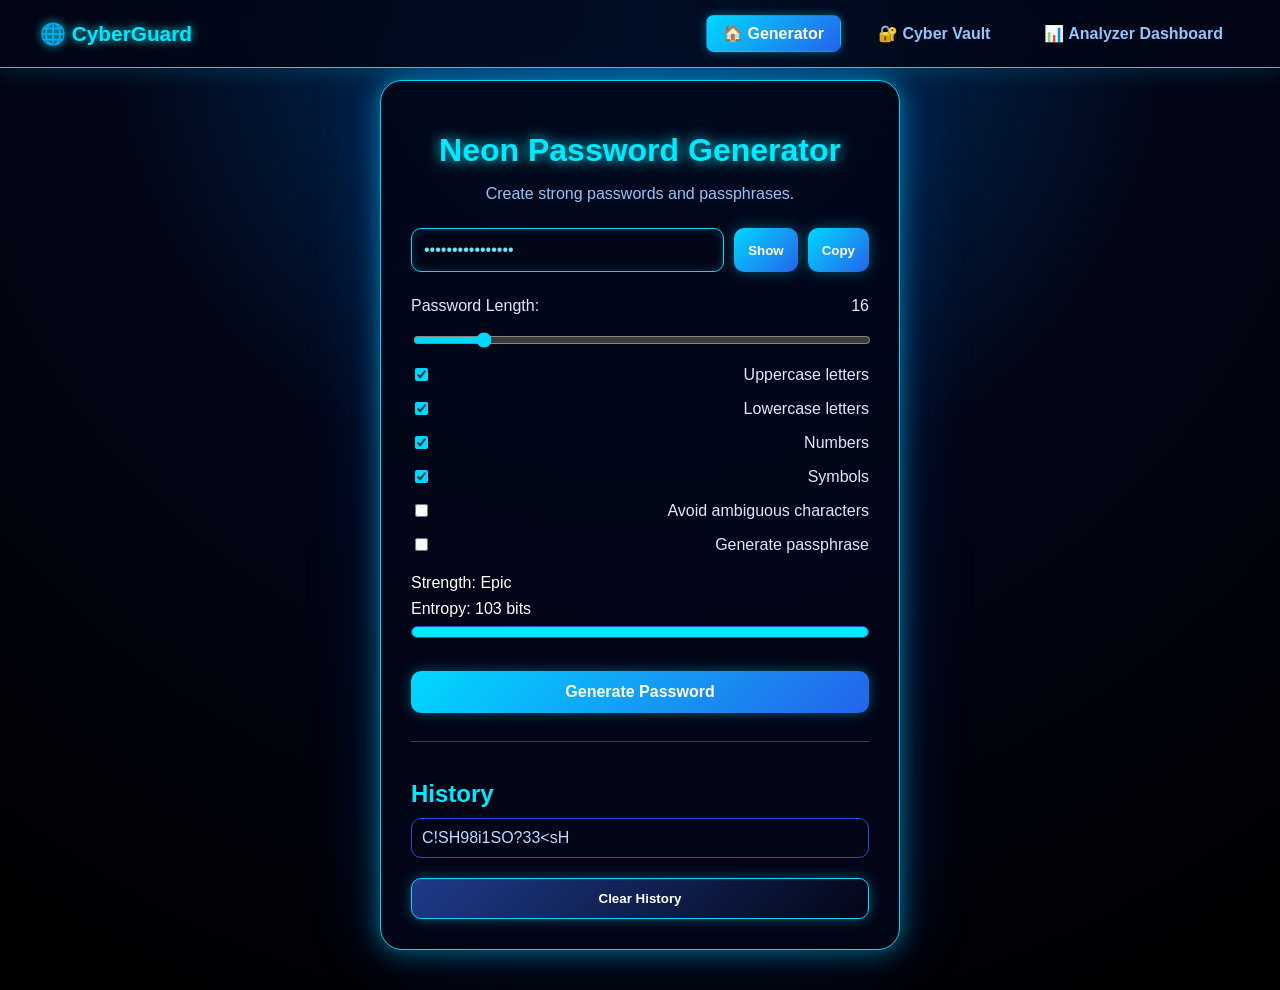
<file: homepage/index.html>
<!DOCTYPE html>
<html lang="en">
<head>
  <meta charset="UTF-8">
  <meta name="viewport" content="width=device-width, initial-scale=1.0">
  <title>Neon Password Generator</title>
  <link rel="stylesheet" href="./style.css">
</head>
<body>

  <header class="app-header">
    <div class="logo">🌐 CyberGuard</div>
    <nav class="nav-links">
      <a href="index.html" class="active">🏠 Generator</a>
      <a href="vault.html">🔐 Cyber Vault</a>
      <a href="password-analyzer.html">📊 Analyzer Dashboard</a>
    </nav>
  </header>

  <main class="container">
    <h1>Neon Password Generator</h1>
    <p class="subtitle">Create strong passwords and passphrases.</p>

    <div class="password-box">
      <input type="password" id="password" readonly>
      <button id="toggleBtn">Show</button>
      <button id="copyBtn">Copy</button>
    </div>

    <div class="options">
      <label>Password Length: <span id="lengthValue">16</span></label>
      <input type="range" id="length" min="8" max="64" value="16">

      <label><input type="checkbox" id="uppercase" checked> Uppercase letters</label>
      <label><input type="checkbox" id="lowercase" checked> Lowercase letters</label>
      <label><input type="checkbox" id="numbers" checked> Numbers</label>
      <label><input type="checkbox" id="symbols" checked> Symbols</label>
      <label><input type="checkbox" id="avoidAmbiguous"> Avoid ambiguous characters</label>
      <label><input type="checkbox" id="passphrase"> Generate passphrase</label>
    </div>

    <div class="strength">
      <p>Strength: <span id="strengthText">Strong</span></p>
      <p>Entropy: <span id="entropyText">0 bits</span></p>
      <div class="strength-bar">
        <div id="strengthFill"></div>
      </div>
      <p id="warningText"></p>
    </div>

    <button id="generateBtn" class="generate-btn">Generate Password</button>

    <section class="history-section">
      <h2>History</h2>
      <ul id="historyList"></ul>
      <button id="clearHistoryBtn">Clear History</button>
    </section>
  </main>

  <script src="./script.js"></script>
</body>
</html>
</file>
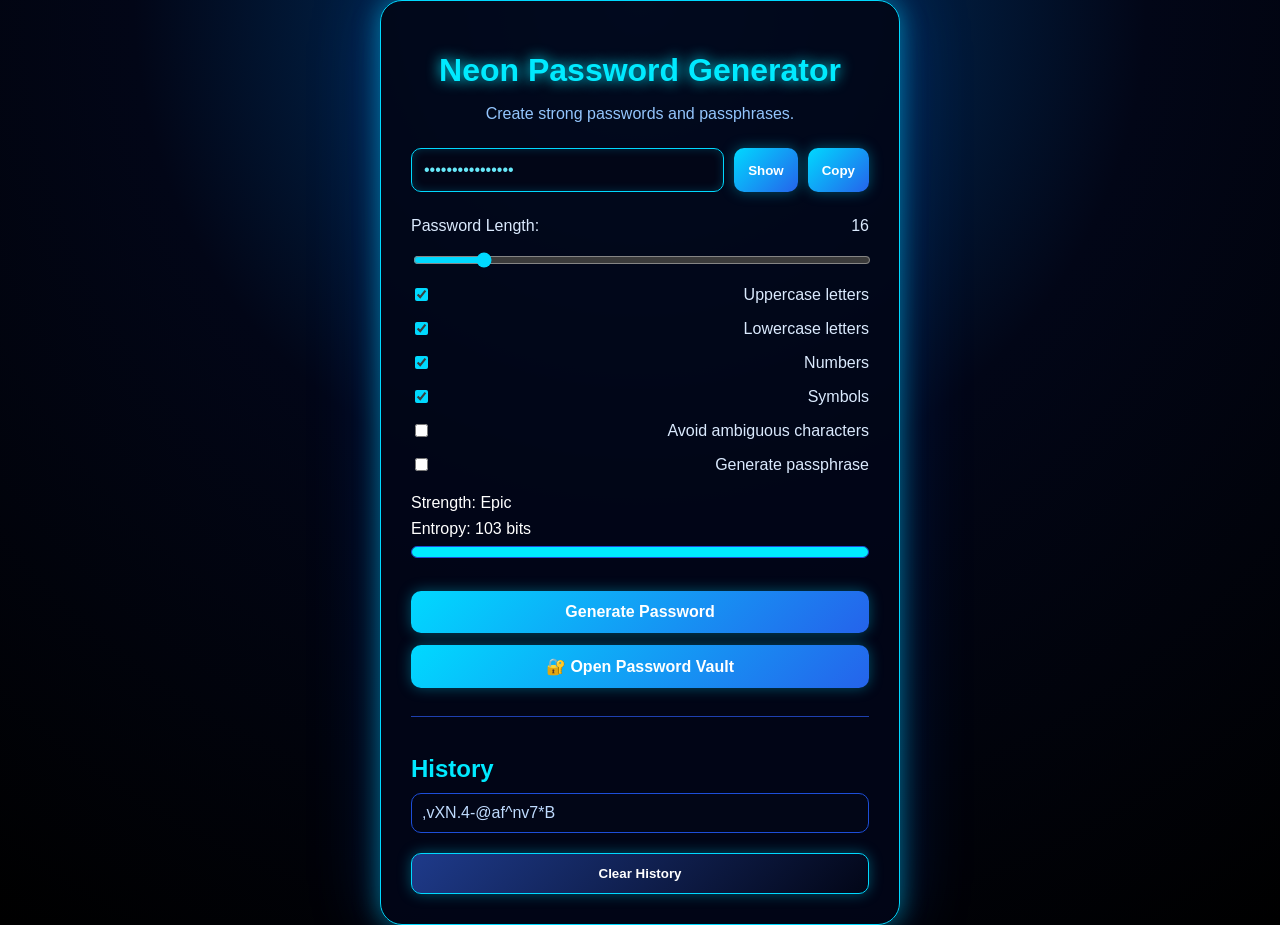
<file: Password-Analyzer-main/v4/index.html>
<!DOCTYPE html>
<html lang="en">
<head>
  <meta charset="UTF-8">
  <meta name="viewport" content="width=device-width, initial-scale=1.0">
  <title>Neon Password Generator</title>
  <link rel="stylesheet" href="style.css">
</head>

<body>

  <main class="container">

    <h1>Neon Password Generator</h1>
    <p class="subtitle">
      Create strong passwords and passphrases.
    </p>


    <div class="password-box">

      <input
        type="password"
        id="password"
        readonly
      >

      <button id="toggleBtn">
        Show
      </button>

      <button id="copyBtn">
        Copy
      </button>

    </div>



    <div class="options">

      <label>
        Password Length:
        <span id="lengthValue">16</span>
      </label>

      <input
        type="range"
        id="length"
        min="8"
        max="64"
        value="16"
      >


      <label>
        <input
          type="checkbox"
          id="uppercase"
          checked
        >
        Uppercase letters
      </label>


      <label>
        <input
          type="checkbox"
          id="lowercase"
          checked
        >
        Lowercase letters
      </label>


      <label>
        <input
          type="checkbox"
          id="numbers"
          checked
        >
        Numbers
      </label>


      <label>
        <input
          type="checkbox"
          id="symbols"
          checked
        >
        Symbols
      </label>


      <label>
        <input
          type="checkbox"
          id="avoidAmbiguous"
        >
        Avoid ambiguous characters
      </label>


      <label>
        <input
          type="checkbox"
          id="passphrase"
        >
        Generate passphrase
      </label>

    </div>



    <div class="strength">

      <p>
        Strength:
        <span id="strengthText">
          Strong
        </span>
      </p>


      <p>
        Entropy:
        <span id="entropyText">
          0 bits
        </span>
      </p>


      <div class="strength-bar">
        <div id="strengthFill"></div>
      </div>


      <p id="warningText"></p>

    </div>



    <button
      id="generateBtn"
      class="generate-btn"
    >
      Generate Password
    </button>



    <!-- NEW PASSWORD VAULT BUTTON -->

    <a
      href="vault.html"
      style="text-decoration:none;"
    >

      <button
        class="generate-btn"
        style="margin-top:12px;"
      >

        🔐 Open Password Vault

      </button>

    </a>



    <section class="history-section">

      <h2>
        History
      </h2>

      <ul id="historyList"></ul>


      <button id="clearHistoryBtn">

        Clear History

      </button>

    </section>


  </main>


  <script src="script.js"></script>

</body>
</html>
</file>
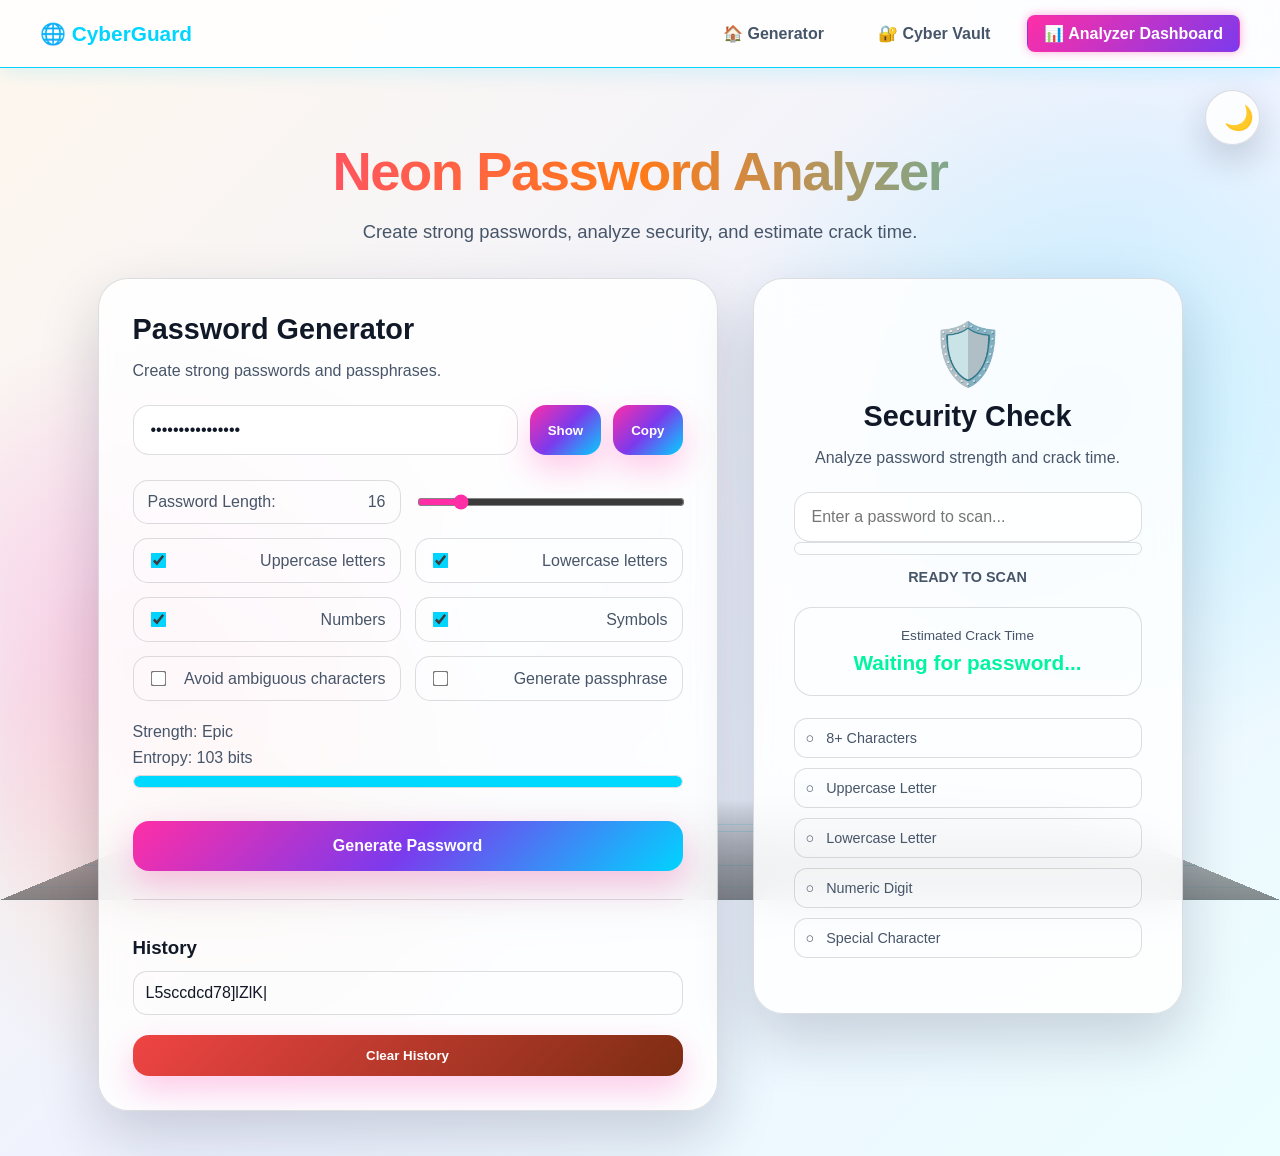
<file: homepage/password-analyzer.html>
<!DOCTYPE html>
<html lang="en">
<head>
  <meta charset="UTF-8">
  <meta name="viewport" content="width=device-width, initial-scale=1.0">
  <title>Neon Password Analyzer</title>
  <link rel="stylesheet" href="./password-analyzer.css">
</head>
<body>

  <header class="app-header">
    <div class="logo">🌐 CyberGuard</div>
    <nav class="nav-links">
      <a href="index.html">🏠 Generator</a>
      <a href="vault.html">🔐 Cyber Vault</a>
      <a href="password-analyzer.html" class="active">📊 Analyzer Dashboard</a>
    </nav>
  </header>

  <button id="themeToggleBtn" class="theme-toggle">🌙</button>

  <main class="page-wrapper">
    <section class="hero">
      <h1>Neon Password Analyzer</h1>
      <p>Create strong passwords, analyze security, and estimate crack time.</p>
    </section>

    <section class="tools-grid">
      <div class="card generator-card">
        <h2>Password Generator</h2>
        <p class="subtitle">Create strong passwords and passphrases.</p>

        <div class="password-box">
          <input type="password" id="generatedPassword" readonly>
          <button id="showGeneratedBtn">Show</button>
          <button id="copyGeneratedBtn">Copy</button>
        </div>

        <div class="options">
          <label>Password Length: <span id="lengthValue">16</span></label>
          <input type="range" id="length" min="8" max="64" value="16">

          <label><input type="checkbox" id="uppercase" checked> Uppercase letters</label>
          <label><input type="checkbox" id="lowercase" checked> Lowercase letters</label>
          <label><input type="checkbox" id="numbers" checked> Numbers</label>
          <label><input type="checkbox" id="symbols" checked> Symbols</label>
          <label><input type="checkbox" id="avoidAmbiguous"> Avoid ambiguous characters</label>
          <label><input type="checkbox" id="passphrase"> Generate passphrase</label>
        </div>

        <div class="strength">
          <p>Strength: <span id="generatorStrengthText">Strong</span></p>
          <p>Entropy: <span id="entropyText">0 bits</span></p>
          <div class="strength-bar">
            <div id="generatorStrengthFill"></div>
          </div>
          <p id="warningText"></p>
        </div>

        <button id="generateBtn" class="main-btn">Generate Password</button>

        <section class="history-section">
          <h3>History</h3>
          <ul id="historyList"></ul>
          <button id="clearHistoryBtn">Clear History</button>
        </section>
      </div>

      <div class="card checker-card">
        <div class="shield-icon">🛡️</div>
        <h2>Security Check</h2>
        <p class="subtitle">Analyze password strength and crack time.</p>

        <input type="password" id="checkPassword" placeholder="Enter a password to scan...">

        <div class="strength-bar">
          <div id="checkerStrengthFill" class="strength-fill"></div>
        </div>
        <div id="strengthLabel" class="label">Ready to Scan</div>

        <div class="crack-box">
          <p>Estimated Crack Time</p>
          <h3 id="crackTime">Waiting for password...</h3>
        </div>

        <ul class="requirements">
          <li id="charLen">8+ Characters</li>
          <li id="hasUpper">Uppercase Letter</li>
          <li id="hasLower">Lowercase Letter</li>
          <li id="hasNum">Numeric Digit</li>
          <li id="hasSpec">Special Character</li>
        </ul>
      </div>
    </section>
  </main>

  <script src="./password-analyzer.js"></script>
</body>
</html>
</file>
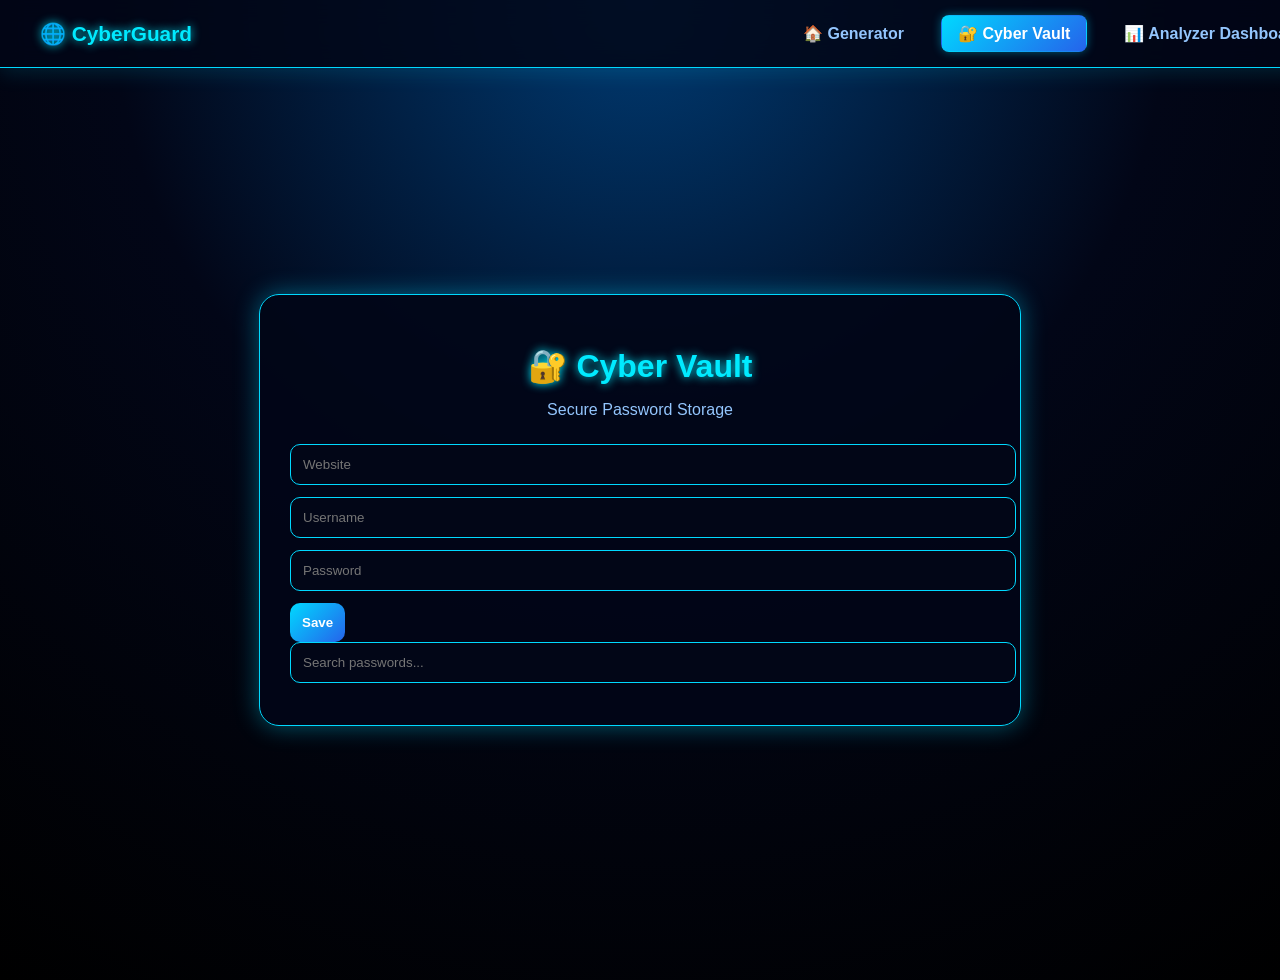
<file: homepage/vault.html>
<!DOCTYPE html>
<html lang="en">
<head>
  <meta charset="UTF-8">
  <title>Password Vault</title>
  <link rel="stylesheet" href="./vault.css">
</head>
<body>

  <header class="app-header">
    <div class="logo">🌐 CyberGuard</div>
    <nav class="nav-links">
      <a href="index.html">🏠 Generator</a>
      <a href="vault.html" class="active">🔐 Cyber Vault</a>
      <a href="password-analyzer.html">📊 Analyzer Dashboard</a>
    </nav>
  </header>

  <div class="container">
    <h1>🔐 Cyber Vault</h1>
    <p class="subtitle">Secure Password Storage</p>

    <div class="add-section">
      <input id="site" placeholder="Website" />
      <input id="username" placeholder="Username" />
      <input id="vaultPassword" type="password" placeholder="Password" />
      <button id="saveBtn">Save</button>
    </div>

    <input id="search" placeholder="Search passwords...">

    <div id="vaultList"></div>
  </div>

  <script src="./vault.js"></script>
</body>
</html>
</file>
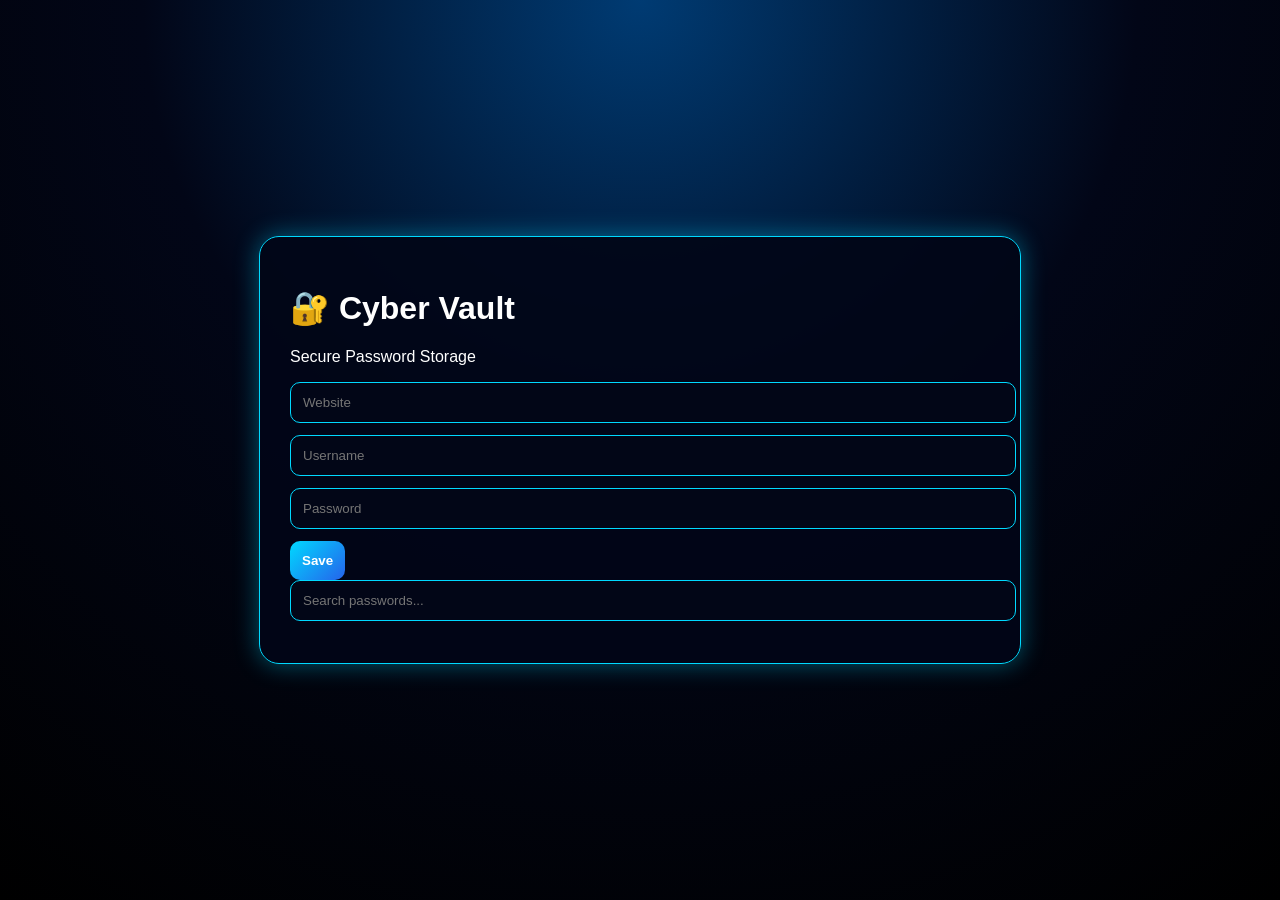
<file: Password-Analyzer-main/final/vault.html>
<!DOCTYPE html>
<html>
<head>
<meta charset="UTF-8">
<title>Password Vault</title>
<link rel="stylesheet" href="vault.css">
</head>

<body>

<div class="container">

<h1>🔐 Cyber Vault</h1>
<p class="subtitle">Secure Password Storage</p>

<div class="add-section">

<input
id="site"
placeholder="Website"
/>

<input
id="username"
placeholder="Username"
/>

<input
id="vaultPassword"
type="password"
placeholder="Password"
/>

<button id="saveBtn">
Save
</button>

</div>


<input
id="search"
placeholder="Search passwords..."
>


<div id="vaultList"></div>

</div>

<script src="vault.js"></script>

</body>
</html>
</file>
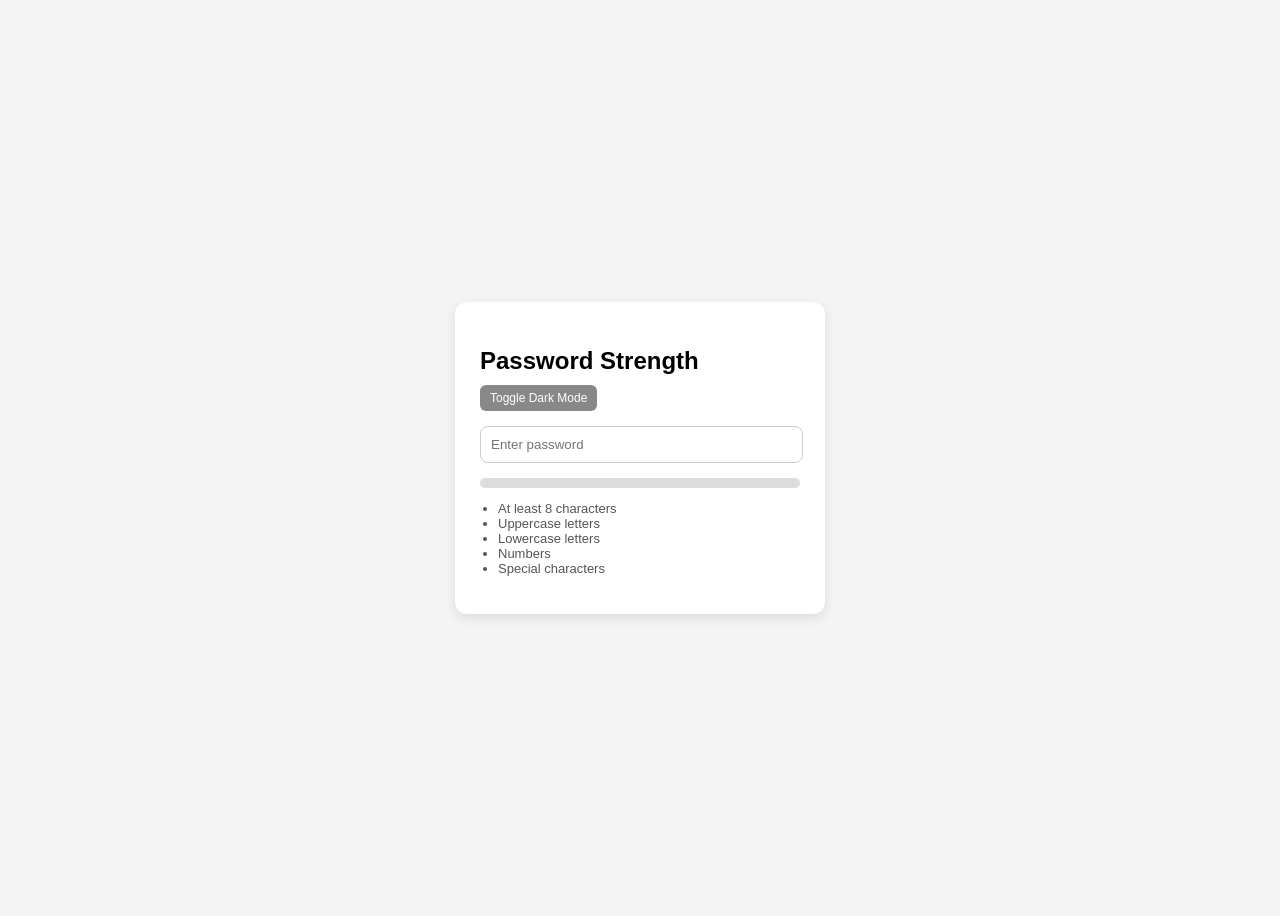
<file: Password-Analyzer-main/v1/ui-with-darkmode.html>
<!DOCTYPE html>
<html lang="en">
<head>
  <meta charset="UTF-8">
  <title>Password Strength Checker</title>
  <style>
    :root {
      --bg: #f4f4f4;
      --card: #ffffff;
      --text: #000000;
      --subtext: #555;
      --border: #ccc;
    }

    body.dark {
      --bg: #121212;
      --card: #1e1e1e;
      --text: #ffffff;
      --subtext: #aaa;
      --border: #444;
    }

    body {
      font-family: Arial, sans-serif;
      background: var(--bg);
      color: var(--text);
      display: flex;
      justify-content: center;
      align-items: center;
      height: 100vh;
      transition: background 0.3s, color 0.3s;
    }

    .container {
      background: var(--card);
      padding: 25px;
      border-radius: 12px;
      width: 320px;
      box-shadow: 0 4px 12px rgba(0,0,0,0.1);
      transition: background 0.3s;
    }

    h2 {
      margin-bottom: 10px;
    }

    .toggle-btn {
      margin-bottom: 15px;
      padding: 6px 10px;
      border: none;
      border-radius: 6px;
      cursor: pointer;
      background: #888;
      color: white;
      font-size: 12px;
    }

    input {
      width: 94%;
      padding: 10px;
      margin-bottom: 15px;
      border-radius: 8px;
      border: 1px solid var(--border);
      background: transparent;
      color: var(--text);
    }

    .strength-bar {
      height: 10px;
      border-radius: 5px;
      background: #ddd;
      overflow: hidden;
      margin-bottom: 10px;
    }

    body.dark .strength-bar {
      background: #333;
    }

    .strength-fill {
      height: 100%;
      width: 0%;
      transition: width 0.3s ease;
    }

    .label {
      font-size: 14px;
      margin-bottom: 10px;
    }

    ul {
      font-size: 13px;
      color: var(--subtext);
      padding-left: 18px;
    }

    .weak { background: red; }
    .moderate { background: orange; }
    .strong { background: green; }
  </style>
</head>
<body>

<div class="container">
  <h2>Password Strength</h2>
  <button class="toggle-btn" id="toggleTheme">Toggle Dark Mode</button>

  <input type="password" id="password" placeholder="Enter password">

  <div class="strength-bar">
    <div id="strengthFill" class="strength-fill"></div>
  </div>

  <div id="strengthLabel" class="label"></div>

  <ul>
    <li>At least 8 characters</li>
    <li>Uppercase letters</li>
    <li>Lowercase letters</li>
    <li>Numbers</li>
    <li>Special characters</li>
  </ul>
</div>

<script>
  const passwordInput = document.getElementById("password");
  const strengthFill = document.getElementById("strengthFill");
  const strengthLabel = document.getElementById("strengthLabel");
  const toggleBtn = document.getElementById("toggleTheme");

  // Load saved theme
  if (localStorage.getItem("theme") === "dark") {
    document.body.classList.add("dark");
  }

  toggleBtn.addEventListener("click", () => {
    document.body.classList.toggle("dark");

    if (document.body.classList.contains("dark")) {
      localStorage.setItem("theme", "dark");
    } else {
      localStorage.setItem("theme", "light");
    }
  });

  passwordInput.addEventListener("input", () => {
    const password = passwordInput.value;
    let score = 0;

    if (password.length >= 8) score++;
    if (/[A-Z]/.test(password)) score++;
    if (/[a-z]/.test(password)) score++;
    if (/[0-9]/.test(password)) score++;
    if (/[^A-Za-z0-9]/.test(password)) score++;

    const strengthPercent = (score / 5) * 100;
    strengthFill.style.width = strengthPercent + "%";

    strengthFill.className = "strength-fill";

    if (score === 0) {
      strengthLabel.textContent = "";
    } else if (score <= 2) {
      strengthFill.classList.add("weak");
      strengthLabel.textContent = "Weak";
    } else if (score <= 4) {
      strengthFill.classList.add("moderate");
      strengthLabel.textContent = "Moderate";
    } else {
      strengthFill.classList.add("strong");
      strengthLabel.textContent = "Strong";
    }
  });
</script>

</body>
</html>
</file>
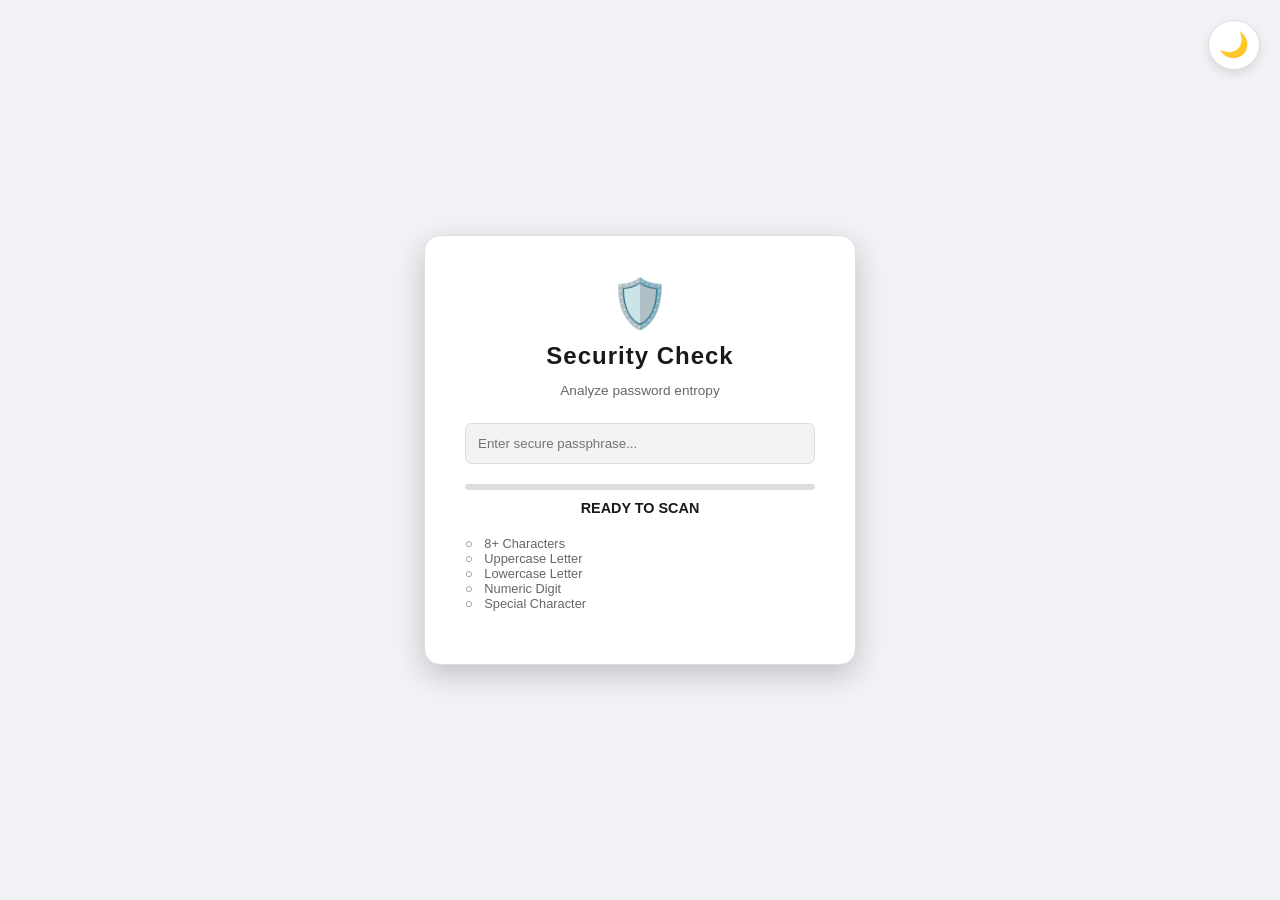
<file: Password-Analyzer-main/v2/password-html.html>
<!DOCTYPE html>
<html lang="en">
<head>
  <meta charset="UTF-8">
  <meta name="viewport" content="width=device-width, initial-scale=1.0">
  <title>CyberGuard | Password Vault</title>
  <link rel="stylesheet" href="password-css.css">
</head>
<body>

  <button id="toggleTheme" class="theme-toggle">🌙</button>

  <div class="container">
    <div class="shield-icon">🛡️</div>
    <h2>Security Check</h2>
    <p class="subtitle">Analyze password entropy</p>

    <input type="password" id="password" placeholder="Enter secure passphrase...">

    <div class="strength-bar">
      <div id="strengthFill" class="strength-fill"></div>
    </div>

    <div id="strengthLabel" class="label">Ready to Scan</div>

    <ul class="requirements">
      <li id="char-len">8+ Characters</li>
      <li id="has-upper">Uppercase Letter</li>
      <li id="has-lower">Lowercase Letter</li>
      <li id="has-num">Numeric Digit</li>
      <li id="has-spec">Special Character</li>
    </ul>
  </div>

  <script src="password-javascript.js"></script>
</body>
</html>
</file>
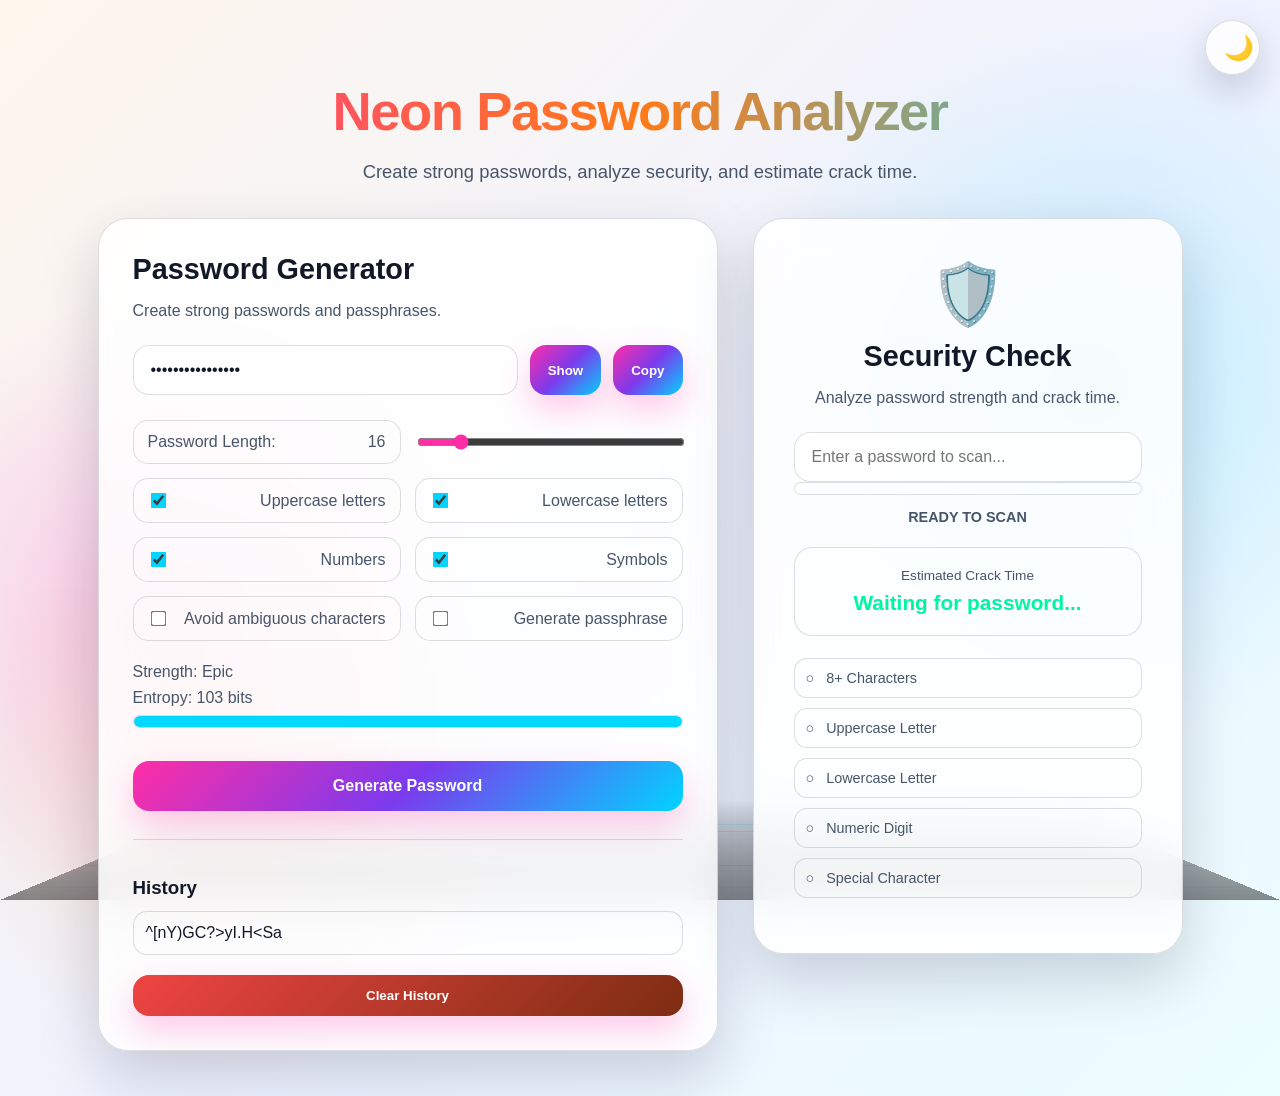
<file: Password-Analyzer-main/v3/password-analyzer.html>
<!DOCTYPE html>
<html lang="en">
<head>
  <meta charset="UTF-8">
  <meta name="viewport" content="width=device-width, initial-scale=1.0">
  <title>Neon Password Analyzer</title>
  <link rel="stylesheet" href="password-analyzer.css">
</head>
<body>

  <button id="themeToggleBtn" class="theme-toggle">🌙</button>

  <main class="page-wrapper">

    <section class="hero">
      <h1>Neon Password Analyzer</h1>
      <p>Create strong passwords, analyze security, and estimate crack time.</p>
    </section>

    <section class="tools-grid">

      <div class="card generator-card">
        <h2>Password Generator</h2>
        <p class="subtitle">Create strong passwords and passphrases.</p>

        <div class="password-box">
          <input type="password" id="generatedPassword" readonly>
          <button id="showGeneratedBtn">Show</button>
          <button id="copyGeneratedBtn">Copy</button>
        </div>

        <div class="options">
          <label>Password Length: <span id="lengthValue">16</span></label>
          <input type="range" id="length" min="8" max="64" value="16">

          <label><input type="checkbox" id="uppercase" checked> Uppercase letters</label>
          <label><input type="checkbox" id="lowercase" checked> Lowercase letters</label>
          <label><input type="checkbox" id="numbers" checked> Numbers</label>
          <label><input type="checkbox" id="symbols" checked> Symbols</label>
          <label><input type="checkbox" id="avoidAmbiguous"> Avoid ambiguous characters</label>
          <label><input type="checkbox" id="passphrase"> Generate passphrase</label>
        </div>

        <div class="strength">
          <p>Strength: <span id="generatorStrengthText">Strong</span></p>
          <p>Entropy: <span id="entropyText">0 bits</span></p>

          <div class="strength-bar">
            <div id="generatorStrengthFill"></div>
          </div>

          <p id="warningText"></p>
        </div>

        <button id="generateBtn" class="main-btn">Generate Password</button>

        <section class="history-section">
          <h3>History</h3>
          <ul id="historyList"></ul>
          <button id="clearHistoryBtn">Clear History</button>
        </section>
      </div>

      <div class="card checker-card">
        <div class="shield-icon">🛡️</div>
        <h2>Security Check</h2>
        <p class="subtitle">Analyze password strength and crack time.</p>

        <input type="password" id="checkPassword" placeholder="Enter a password to scan...">

        <div class="strength-bar">
          <div id="checkerStrengthFill" class="strength-fill"></div>
        </div>

        <div id="strengthLabel" class="label">Ready to Scan</div>

        <div class="crack-box">
          <p>Estimated Crack Time</p>
          <h3 id="crackTime">Waiting for password...</h3>
        </div>

        <ul class="requirements">
          <li id="charLen">8+ Characters</li>
          <li id="hasUpper">Uppercase Letter</li>
          <li id="hasLower">Lowercase Letter</li>
          <li id="hasNum">Numeric Digit</li>
          <li id="hasSpec">Special Character</li>
        </ul>
      </div>

    </section>

  </main>

  <script src="password-analyzer.js"></script>
</body>
</html>
</file>
<file: homepage/style.css>
* {
  box-sizing: border-box;
}

body {
  margin: 0;
  font-family: Arial, sans-serif;
  background: radial-gradient(circle at top, #003b73, #020617 45%, #000000);
  color: white;
  display: flex;
  flex-direction: column;
  justify-content: center;
  align-items: center;
  min-height: 100vh;
  overflow-x: hidden;
  padding-top: 80px; /* Space for the fixed header */
}

/* GLOBAL HEADER NAVIGATION */
.app-header {
  position: fixed;
  top: 0;
  left: 0;
  width: 100%;
  background: rgba(2, 6, 23, 0.85);
  border-bottom: 1px solid #00d9ff;
  backdrop-filter: blur(12px);
  display: flex;
  justify-content: space-between;
  align-items: center;
  padding: 15px 40px;
  z-index: 1000;
  box-shadow: 0 4px 20px rgba(0, 217, 255, 0.15);
}

.app-header .logo {
  font-size: 1.3rem;
  font-weight: bold;
  color: #00eaff;
  text-shadow: 0 0 10px #00eaff;
}

.nav-links {
  display: flex;
  gap: 20px;
}

.nav-links a {
  color: #93c5fd;
  text-decoration: none;
  font-weight: bold;
  padding: 8px 16px;
  border-radius: 8px;
  transition: 0.25s ease;
  border: 1px solid transparent;
}

.nav-links a:hover {
  color: #00eaff;
  background: rgba(0, 217, 255, 0.1);
  border-color: rgba(0, 217, 255, 0.3);
}

.nav-links a.active {
  color: white;
  background: linear-gradient(135deg, #00d9ff, #2563eb);
  box-shadow: 0 0 10px rgba(0, 217, 255, 0.4);
}

/* MAIN CONTENT CONTAINER */
.container {
  background: rgba(2, 6, 23, 0.92);
  width: 90%;
  max-width: 520px;
  padding: 30px;
  border-radius: 22px;
  border: 1px solid #00d9ff;
  box-shadow: 0 0 25px rgba(0, 217, 255, 0.5), 0 0 70px rgba(0, 102, 255, 0.25);
  animation: fadeIn 0.8s ease;
  margin-bottom: 40px;
}

h1 {
  text-align: center;
  margin-bottom: 5px;
  color: #00eaff;
  text-shadow: 0 0 14px #00eaff;
}

.subtitle {
  text-align: center;
  color: #93c5fd;
  margin-bottom: 25px;
}

.password-box {
  display: flex;
  gap: 10px;
  margin-bottom: 25px;
}

.password-box input {
  flex: 1;
  padding: 12px;
  border-radius: 10px;
  border: 1px solid #00d9ff;
  background: #020617;
  color: #67e8f9;
  font-size: 16px;
  outline: none;
  box-shadow: inset 0 0 10px rgba(0, 217, 255, 0.2);
}

button {
  border: none;
  border-radius: 10px;
  background: linear-gradient(135deg, #00d9ff, #2563eb);
  color: white;
  padding: 12px 14px;
  cursor: pointer;
  font-weight: bold;
  transition: 0.25s ease;
  box-shadow: 0 0 14px rgba(0, 217, 255, 0.35);
}

button:hover {
  transform: translateY(-2px);
  box-shadow: 0 0 22px rgba(0, 217, 255, 0.75);
}

.options {
  display: flex;
  flex-direction: column;
  gap: 15px;
}

.options label {
  display: flex;
  justify-content: space-between;
  align-items: center;
  color: #dbeafe;
}

input[type="range"] {
  width: 100%;
  accent-color: #00d9ff;
}

input[type="checkbox"] {
  accent-color: #00d9ff;
}

.strength {
  margin-top: 20px;
}

.strength p {
  margin: 8px 0;
}

.strength-bar {
  width: 100%;
  height: 12px;
  background: #0f172a;
  border-radius: 20px;
  overflow: hidden;
  border: 1px solid #1d4ed8;
}

#strengthFill {
  height: 100%;
  width: 75%;
  background: #22c55e;
  transition: width 0.4s ease, background 0.4s ease;
  box-shadow: 0 0 18px currentColor;
}

#warningText {
  color: #f87171;
  font-size: 14px;
}

.generate-btn {
  width: 100%;
  margin-top: 25px;
  font-size: 16px;
}

.history-section {
  margin-top: 28px;
  border-top: 1px solid #1e40af;
  padding-top: 18px;
}

.history-section h2 {
  color: #00eaff;
  margin-bottom: 10px;
}

#historyList {
  list-style: none;
  padding: 0;
  margin: 0;
}

#historyList li {
  background: #020617;
  border: 1px solid #1d4ed8;
  color: #bfdbfe;
  padding: 10px;
  border-radius: 10px;
  margin-bottom: 8px;
  word-break: break-all;
  animation: slideIn 0.3s ease;
}

#clearHistoryBtn {
  width: 100%;
  margin-top: 12px;
  background: linear-gradient(135deg, #1e3a8a, #020617);
  border: 1px solid #00d9ff;
}

@keyframes fadeIn {
  from { opacity: 0; transform: scale(0.96); }
  to { opacity: 1; transform: scale(1); }
}

@keyframes slideIn {
  from { opacity: 0; transform: translateX(-15px); }
  to { opacity: 1; transform: translateX(0); }
}

@media (max-width: 600px) {
  .app-header {
    flex-direction: column;
    gap: 10px;
    padding: 10px;
  }
  body { padding-top: 120px; }
}
</file>
<file: Password-Analyzer-main/v4/style.css>
* {
  box-sizing: border-box;
}

body {
  margin: 0;
  font-family: Arial, sans-serif;
  background:
    radial-gradient(circle at top, #003b73, #020617 45%, #000000);
  color: white;
  display: flex;
  justify-content: center;
  align-items: center;
  min-height: 100vh;
 overflow-x: hidden;
}

.container {
  background: rgba(2, 6, 23, 0.92);
  width: 90%;
  max-width: 520px;
  padding: 30px;
  border-radius: 22px;
  border: 1px solid #00d9ff;
  box-shadow:
    0 0 25px rgba(0, 217, 255, 0.5),
    0 0 70px rgba(0, 102, 255, 0.25);
  animation: fadeIn 0.8s ease;
}

h1 {
  text-align: center;
  margin-bottom: 5px;
  color: #00eaff;
  text-shadow: 0 0 14px #00eaff;
}

.subtitle {
  text-align: center;
  color: #93c5fd;
  margin-bottom: 25px;
}

.password-box {
  display: flex;
  gap: 10px;
  margin-bottom: 25px;
}

.password-box input {
  flex: 1;
  padding: 12px;
  border-radius: 10px;
  border: 1px solid #00d9ff;
  background: #020617;
  color: #67e8f9;
  font-size: 16px;
  outline: none;
  box-shadow: inset 0 0 10px rgba(0, 217, 255, 0.2);
}

button {
  border: none;
  border-radius: 10px;
  background: linear-gradient(135deg, #00d9ff, #2563eb);
  color: white;
  padding: 12px 14px;
  cursor: pointer;
  font-weight: bold;
  transition: 0.25s ease;
  box-shadow: 0 0 14px rgba(0, 217, 255, 0.35);
}

button:hover {
  transform: translateY(-2px);
  box-shadow: 0 0 22px rgba(0, 217, 255, 0.75);
}

.options {
  display: flex;
  flex-direction: column;
  gap: 15px;
}

.options label {
  display: flex;
  justify-content: space-between;
  align-items: center;
  color: #dbeafe;
}

input[type="range"] {
  width: 100%;
  accent-color: #00d9ff;
}

input[type="checkbox"] {
  accent-color: #00d9ff;
}

.strength {
  margin-top: 20px;
}

.strength p {
  margin: 8px 0;
}

.strength-bar {
  width: 100%;
  height: 12px;
  background: #0f172a;
  border-radius: 20px;
  overflow: hidden;
  border: 1px solid #1d4ed8;
}

#strengthFill {
  height: 100%;
  width: 75%;
  background: #22c55e;
  transition: width 0.4s ease, background 0.4s ease;
  box-shadow: 0 0 18px currentColor;
}

#warningText {
  color: #f87171;
  font-size: 14px;
}

.generate-btn {
  width: 100%;
  margin-top: 25px;
  font-size: 16px;
}

.history-section {
  margin-top: 28px;
  border-top: 1px solid #1e40af;
  padding-top: 18px;
}

.history-section h2 {
  color: #00eaff;
  margin-bottom: 10px;
}

#historyList {
  list-style: none;
  padding: 0;
  margin: 0;
}

#historyList li {
  background: #020617;
  border: 1px solid #1d4ed8;
  color: #bfdbfe;
  padding: 10px;
  border-radius: 10px;
  margin-bottom: 8px;
  word-break: break-all;
  animation: slideIn 0.3s ease;
}

#clearHistoryBtn {
  width: 100%;
  margin-top: 12px;
  background: linear-gradient(135deg, #1e3a8a, #020617);
  border: 1px solid #00d9ff;
}

@keyframes fadeIn {
  from {
    opacity: 0;
    transform: scale(0.96);
  }

  to {
    opacity: 1;
    transform: scale(1);
  }
}

@keyframes slideIn {
  from {
    opacity: 0;
    transform: translateX(-15px);
  }

  to {
    opacity: 1;
    transform: translateX(0);
  }
}
</file>
<file: homepage/password-analyzer.css>
:root {
    --bg: #050816;
    --card: rgba(10, 18, 45, 0.82);
    --text: #f8fafc;
    --subtext: #cbd5e1;
    --border: rgba(255, 255, 255, 0.12);
  
    --primary: #ff2ea6;
    --secondary: #00d4ff;
    --accent: #7c3aed;
    --orange: #ff7a18;
  
    --success: #00f5a0;
    --danger: #ff3b5c;
    --warning: #ffb703;
  
    --shadow: rgba(0, 0, 0, 0.45);
  }
  
  body.dark {
    --bg: #050816;
    --card: rgba(10, 18, 45, 0.84);
    --text: #f8fafc;
    --subtext: #cbd5e1;
  }
  
  body:not(.dark) {
    --bg: #fff7ed;
    --card: rgba(255, 255, 255, 0.86);
    --text: #111827;
    --subtext: #475569;
    --border: rgba(15, 23, 42, 0.14);
    --shadow: rgba(15, 23, 42, 0.18);
  }
  
  * {
    box-sizing: border-box;
  }
  
  body {
    margin: 0;
    font-family: Arial, sans-serif;
    min-height: 100vh;
    color: var(--text);
    overflow-x: hidden;
    transition: 0.4s ease;
    padding-top: 60px; /* Layout header clearance alignment */
    background:
      radial-gradient(circle at 12% 55%, rgba(255, 46, 166, 0.55), transparent 24%),
      radial-gradient(circle at 18% 72%, rgba(255, 122, 24, 0.35), transparent 22%),
      radial-gradient(circle at 85% 35%, rgba(0, 212, 255, 0.35), transparent 28%),
      radial-gradient(circle at 70% 80%, rgba(124, 58, 237, 0.35), transparent 30%),
      linear-gradient(135deg, #050816 0%, #0b1230 48%, #04111f 100%);
  }
  
  body:not(.dark) {
    background:
      radial-gradient(circle at 12% 55%, rgba(255, 46, 166, 0.22), transparent 24%),
      radial-gradient(circle at 18% 72%, rgba(255, 122, 24, 0.20), transparent 22%),
      radial-gradient(circle at 85% 35%, rgba(0, 212, 255, 0.18), transparent 28%),
      linear-gradient(135deg, #fff7ed 0%, #eef2ff 55%, #ecfeff 100%);
  }
  
  body::before {
    content: "";
    position: fixed;
    inset: 0;
    background-image:
      linear-gradient(rgba(255, 255, 255, 0.05) 1px, transparent 1px),
      linear-gradient(90deg, rgba(255, 255, 255, 0.05) 1px, transparent 1px);
    background-size: 45px 45px;
    pointer-events: none;
  }
  
  body::after {
    content: "";
    position: fixed;
    left: 0;
    right: 0;
    bottom: 0;
    height: 38vh;
    background:
      linear-gradient(transparent, rgba(0, 0, 0, 0.45)),
      repeating-linear-gradient(0deg, rgba(0, 212, 255, 0.18) 0 1px, transparent 1px 28px);
    transform: perspective(500px) rotateX(62deg);
    transform-origin: bottom;
    pointer-events: none;
  }
  
  /* COMPATIBLE APPLICATION NAVIGATION HEADER ELEMENT */
  .app-header {
    position: fixed;
    top: 0;
    left: 0;
    width: 100%;
    background: var(--card);
    border-bottom: 1px solid var(--secondary);
    backdrop-filter: blur(12px);
    display: flex;
    justify-content: space-between;
    align-items: center;
    padding: 15px 40px;
    z-index: 1000;
    box-shadow: 0 4px 20px rgba(0, 212, 255, 0.15);
  }
  
  .app-header .logo {
    font-size: 1.3rem;
    font-weight: bold;
    color: var(--secondary);
  }
  
  .nav-links {
    display: flex;
    gap: 20px;
  }
  
  .nav-links a {
    color: var(--subtext);
    text-decoration: none;
    font-weight: bold;
    padding: 8px 16px;
    border-radius: 8px;
    transition: 0.25s ease;
    border: 1px solid transparent;
  }
  
  .nav-links a:hover {
    color: var(--secondary);
    background: rgba(0, 212, 255, 0.1);
    border-color: rgba(0, 212, 255, 0.3);
  }
  
  .nav-links a.active {
    color: white;
    background: linear-gradient(135deg, var(--primary), var(--accent));
    box-shadow: 0 0 10px rgba(255, 46, 166, 0.4);
  }
  
  .page-wrapper {
    width: 100%;
    min-height: 100vh;
    padding: 80px 25px 45px;
    position: relative;
    z-index: 1;
  }
  
  .theme-toggle {
    position: fixed;
    top: 90px; /* Lowered slightly to clear header navigation link bar elements */
    right: 20px;
    width: 55px;
    height: 55px;
    border-radius: 50%;
    border: 1px solid var(--border);
    background: var(--card);
    color: var(--text);
    font-size: 1.5rem;
    cursor: pointer;
    z-index: 20;
    backdrop-filter: blur(18px);
    box-shadow: 0 15px 35px var(--shadow);
  }
  
  .theme-toggle:hover {
    transform: scale(1.08) rotate(8deg);
  }
  
  .hero {
    text-align: center;
    margin-bottom: 35px;
  }
  
  .hero h1 {
    margin: 0;
    font-size: 3.4rem;
    font-weight: 900;
    letter-spacing: -1.5px;
    background: linear-gradient(90deg, var(--primary), var(--orange), var(--secondary));
    -webkit-background-clip: text;
    -webkit-text-fill-color: transparent;
  }
  
  .hero p {
    color: var(--subtext);
    font-size: 1.15rem;
  }
  
  .tools-grid {
    display: flex;
    justify-content: center;
    align-items: flex-start;
    gap: 35px;
    flex-wrap: wrap;
  }
  
  .card {
    position: relative;
    overflow: hidden;
    background: var(--card);
    color: var(--text);
    border: 1px solid var(--border);
    backdrop-filter: blur(22px);
    box-shadow: 0 24px 60px var(--shadow);
    animation: fadeIn 0.8s ease;
  }
  
  .card::before {
    content: "";
    position: absolute;
    inset: 0;
    background: linear-gradient(120deg, transparent, rgba(255, 255, 255, 0.08), transparent);
    transform: translateX(-120%);
    animation: shine 6s infinite;
    pointer-events: none;
  }
  
  .generator-card {
    width: 90%;
    max-width: 620px;
    padding: 34px;
    border-radius: 30px;
  }
  
  .checker-card {
    width: 430px;
    padding: 40px;
    border-radius: 30px;
    text-align: center;
  }
  
  h2 {
    margin: 0 0 8px;
    color: var(--text);
    font-size: 1.8rem;
    font-weight: 850;
  }
  
  .subtitle {
    color: var(--subtext);
    margin-bottom: 25px;
  }
  
  .password-box {
    display: flex;
    gap: 12px;
    margin-bottom: 25px;
  }
  
  .password-box input,
  #checkPassword {
    width: 100%;
    padding: 15px 17px;
    border-radius: 16px;
    border: 1px solid var(--border);
    background: rgba(255, 255, 255, 0.08);
    color: var(--text);
    font-size: 16px;
    outline: none;
  }
  
  body:not(.dark) .password-box input,
  body:not(.dark) #checkPassword {
    background: rgba(255, 255, 255, 0.82);
  }
  
  .password-box input:focus,
  #checkPassword:focus {
    border-color: var(--secondary);
    box-shadow: 0 0 0 4px rgba(0, 212, 255, 0.16);
  }
  
  button {
    border: none;
    border-radius: 16px;
    background: linear-gradient(135deg, var(--primary), var(--accent), var(--secondary));
    color: white;
    padding: 13px 18px;
    cursor: pointer;
    font-weight: 800;
    transition: 0.25s ease;
    box-shadow: 0 14px 32px rgba(255, 46, 166, 0.25);
  }
  
  button:hover {
    transform: translateY(-3px);
    box-shadow: 0 18px 40px rgba(0, 212, 255, 0.25);
  }
  
  .main-btn {
    width: 100%;
    margin-top: 25px;
    font-size: 16px;
    padding: 16px;
  }
  
  .options {
    display: grid;
    grid-template-columns: 1fr 1fr;
    gap: 14px;
  }
  
  .options label {
    display: flex;
    justify-content: space-between;
    align-items: center;
    color: var(--subtext);
    background: rgba(255, 255, 255, 0.06);
    border: 1px solid var(--border);
    padding: 12px 14px;
    border-radius: 15px;
  }
  
  input[type="range"] {
    width: 100%;
    accent-color: var(--primary);
  }
  
  input[type="checkbox"] {
    accent-color: var(--secondary);
    transform: scale(1.2);
  }
  
  .strength {
    margin-top: 22px;
  }
  
  .strength p {
    margin: 8px 0;
    color: var(--subtext);
  }
  
  .strength-bar {
    width: 100%;
    height: 13px;
    background: rgba(255, 255, 255, 0.12);
    border-radius: 20px;
    overflow: hidden;
    border: 1px solid var(--border);
  }
  
  #generatorStrengthFill,
  .strength-fill {
    height: 100%;
    width: 0%;
    border-radius: 20px;
    transition: 0.4s ease;
  }
  
  #generatorStrengthFill {
    width: 75%;
    background: linear-gradient(90deg, var(--primary), var(--secondary));
  }
  
  #warningText {
    color: var(--danger);
    font-size: 14px;
    font-weight: bold;
  }
  
  .history-section {
    margin-top: 28px;
    border-top: 1px solid var(--border);
    padding-top: 18px;
  }
  
  .history-section h3 {
    color: var(--text);
    margin-bottom: 12px;
  }
  
  #historyList {
    list-style: none;
    padding: 0;
    margin: 0;
  }
  
  #historyList li {
    background: rgba(255, 255, 255, 0.07);
    border: 1px solid var(--border);
    color: var(--text);
    padding: 12px;
    border-radius: 14px;
    margin-bottom: 8px;
    word-break: break-all;
  }
  
  #clearHistoryBtn {
    width: 100%;
    margin-top: 12px;
    background: linear-gradient(135deg, #ef4444, #7c2d12);
  }
  
  .shield-icon {
    font-size: 3.8rem;
    margin-bottom: 10px;
  }
  
  .label {
    font-weight: bold;
    font-size: 0.9rem;
    margin: 14px 0 20px;
    text-transform: uppercase;
    color: var(--subtext);
  }
  
  .crack-box {
    margin: 22px 0;
    padding: 20px;
    border-radius: 18px;
    border: 1px solid var(--border);
    background: rgba(255, 255, 255, 0.06);
  }
  
  .crack-box p {
    margin: 0 0 8px;
    color: var(--subtext);
    font-size: 0.85rem;
  }
  
  .crack-box h3 {
    margin: 0;
    color: var(--success);
    font-size: 1.3rem;
  }
  
  .requirements {
    text-align: left;
    font-size: 0.9rem;
    color: var(--subtext);
    list-style: none;
    padding: 0;
  }
  
  .requirements li {
    margin-bottom: 10px;
    background: rgba(255, 255, 255, 0.06);
    padding: 11px;
    border-radius: 13px;
    border: 1px solid var(--border);
  }
  
  .requirements li::before {
    content: "○ ";
    margin-right: 8px;
  }
  
  .requirements li.valid {
    color: var(--success);
    font-weight: bold;
  }
  
  .requirements li.valid::before {
    content: "● ";
  }
  
  .weak { background: var(--danger); }
  .moderate { background: var(--warning); }
  .strong { background: var(--success); }
  
  @keyframes fadeIn {
    from { opacity: 0; transform: scale(0.96) translateY(18px); }
    to { opacity: 1; transform: scale(1) translateY(0); }
  }
  
  @keyframes shine {
    0% { transform: translateX(-120%); }
    45%, 100% { transform: translateX(120%); }
  }
  
  @media (max-width: 900px) {
    .app-header { flex-direction: column; gap: 10px; padding: 10px; }
    body { padding-top: 120px; }
    .hero h1 { font-size: 2.3rem; }
    .tools-grid { flex-direction: column; align-items: center; }
    .generator-card, .checker-card { width: 95%; }
    .password-box { flex-direction: column; }
    .options { grid-template-columns: 1fr; }
  }
</file>
<file: homepage/vault.css>
body {
    margin: 0;
    font-family: Arial;
    background: radial-gradient(circle at top, #003b73, #020617 45%, #000);
    display: flex;
    flex-direction: column;
    justify-content: center;
    align-items: center;
    min-height: 100vh;
    color: white;
    padding-top: 80px;
  }
  
  /* NAVIGATION HEADER OVERRIDES FOR VAULT PAGE */
  .app-header {
    position: fixed;
    top: 0;
    left: 0;
    width: 100%;
    background: rgba(2, 6, 23, 0.85);
    border-bottom: 1px solid #00d9ff;
    backdrop-filter: blur(12px);
    display: flex;
    justify-content: space-between;
    align-items: center;
    padding: 15px 40px;
    z-index: 1000;
    box-shadow: 0 4px 20px rgba(0, 217, 255, 0.15);
  }
  
  .app-header .logo {
    font-size: 1.3rem;
    font-weight: bold;
    color: #00eaff;
    text-shadow: 0 0 10px #00eaff;
  }
  
  .nav-links {
    display: flex;
    gap: 20px;
  }
  
  .nav-links a {
    color: #93c5fd;
    text-decoration: none;
    font-weight: bold;
    padding: 8px 16px;
    border-radius: 8px;
    transition: 0.25s ease;
    border: 1px solid transparent;
  }
  
  .nav-links a:hover {
    color: #00eaff;
    background: rgba(0, 217, 255, 0.1);
    border-color: rgba(0, 217, 255, 0.3);
  }
  
  .nav-links a.active {
    color: white;
    background: linear-gradient(135deg, #00d9ff, #2563eb);
    box-shadow: 0 0 10px rgba(0, 217, 255, 0.4);
  }
  
  /* VAULT WRAPPER */
  .container {
    background: rgba(2, 6, 23, .92);
    padding: 30px;
    width: 90%;
    max-width: 700px;
    border-radius: 20px;
    border: 1px solid #00d9ff;
    box-shadow: 0 0 25px rgba(0, 217, 255, .4);
    margin-bottom: 40px;
  }
  
  .subtitle {
    text-align: center;
    color: #93c5fd;
    margin-bottom: 25px;
  }
  
  h1 {
    text-align: center;
    margin-bottom: 5px;
    color: #00eaff;
    text-shadow: 0 0 10px #00eaff;
  }
  
  input {
    width: 100%;
    padding: 12px;
    margin-bottom: 12px;
    background: #020617;
    border: 1px solid #00d9ff;
    color: white;
    border-radius: 10px;
  }
  
  button {
    padding: 12px;
    background: linear-gradient(135deg, #00d9ff, #2563eb);
    border: none;
    border-radius: 10px;
    color: white;
    cursor: pointer;
    font-weight: bold;
  }
  
  button:hover {
    transform: translateY(-2px);
  }
  
  .vault-item {
    margin-top: 15px;
    padding: 15px;
    background: #020617;
    border: 1px solid #1d4ed8;
    border-radius: 12px;
  }
  
  .actions {
    display: flex;
    gap: 10px;
    margin-top: 10px;
  }
  
  @media (max-width: 600px) {
    .app-header {
      flex-direction: column;
      gap: 10px;
      padding: 10px;
    }
    body { padding-top: 120px; }
  }
</file>
<file: Password-Analyzer-main/final/vault.css>
body {

    margin:0;
    
    font-family:Arial;
    
    background:
    radial-gradient(circle at top,#003b73,#020617 45%,#000);
    
    display:flex;
    
    justify-content:center;
    
    align-items:center;
    
    min-height:100vh;
    
    color:white;
    
    }
    
    
    .container{
    
    background:
    rgba(2,6,23,.92);
    
    padding:30px;
    
    width:90%;
    
    max-width:700px;
    
    border-radius:20px;
    
    border:
    1px solid #00d9ff;
    
    box-shadow:
    0 0 25px rgba(0,217,255,.4);
    
    }
    
    
    input{
    
    width:100%;
    
    padding:12px;
    
    margin-bottom:12px;
    
    background:#020617;
    
    border:
    1px solid #00d9ff;
    
    color:white;
    
    border-radius:10px;
    
    }
    
    
    button{
    
    padding:12px;
    
    background:
    linear-gradient(
    135deg,
    #00d9ff,
    #2563eb
    );
    
    border:none;
    
    border-radius:10px;
    
    color:white;
    
    cursor:pointer;
    
    font-weight:bold;
    
    }
    
    
    button:hover{
    
    transform:
    translateY(-2px);
    
    }
    
    
    .vault-item{
    
    margin-top:15px;
    
    padding:15px;
    
    background:#020617;
    
    border:
    1px solid #1d4ed8;
    
    border-radius:12px;
    
    }
    
    
    .actions{
    
    display:flex;
    
    gap:10px;
    
    margin-top:10px;
    
    }
</file>
<file: Password-Analyzer-main/v2/password-css.css>
:root {
  --bg: #f0f2f5;
  --card: #ffffff;
  --text: #1a1a1a;
  --subtext: #666;
  --border: #ddd;
}

body.dark {
  --bg: #0a0b10;
  --card: #161b22;
  --text: #e6edf3;
  --subtext: #8b949e;
  --border: #30363d;
}

body {
  font-family: 'Segoe UI', Tahoma, Geneva, Verdana, sans-serif;
  background: var(--bg);
  color: var(--text);
  display: flex;
  justify-content: center;
  align-items: center;
  height: 100vh;
  margin: 0;
  transition: all 0.4s ease;
}

.theme-toggle {
  position: fixed;
  top: 20px;
  right: 20px;
  background: var(--card);
  border: 1px solid var(--border);
  padding: 10px;
  border-radius: 50%;
  cursor: pointer;
  font-size: 1.5rem;
  box-shadow: 0 4px 10px rgba(0,0,0,0.1);
  transition: transform 0.2s;
}

.theme-toggle:hover {
  transform: scale(1.1);
}

.container {
  background: var(--card);
  padding: 40px;
  border-radius: 16px;
  width: 350px;
  border: 1px solid var(--border);
  box-shadow: 0 10px 30px rgba(0,0,0,0.2);
  text-align: center;
}

.shield-icon {
  font-size: 3rem;
  margin-bottom: 10px;
}

h2 { margin: 0; letter-spacing: 1px; }

.subtitle {
  font-size: 0.85rem;
  color: var(--subtext);
  margin-bottom: 25px;
}

input {
  width: 100%;
  padding: 12px;
  margin-bottom: 20px;
  border-radius: 6px;
  border: 1px solid var(--border);
  background: rgba(0,0,0,0.05);
  color: var(--text);
  box-sizing: border-box;
  outline: none;
}

body.dark input {
  background: #0d1117;
}

.strength-bar {
  height: 6px;
  border-radius: 3px;
  background: var(--border);
  margin-bottom: 10px;
}

.strength-fill {
  height: 100%;
  width: 0%;
  border-radius: 3px;
  transition: width 0.5s ease, background 0.3s;
}

.label {
  font-weight: bold;
  font-size: 0.9rem;
  margin-bottom: 20px;
  text-transform: uppercase;
}

.requirements {
  text-align: left;
  font-size: 0.8rem;
  color: var(--subtext);
  list-style: none;
  padding: 0;
}

.requirements li::before {
  content: "○ ";
  margin-right: 8px;
}

.weak { background: #ff4d4d; box-shadow: 0 0 10px #ff4d4d; }
.moderate { background: #ffaa00; box-shadow: 0 0 10px #ffaa00; }
.strong { background: #00ff41; box-shadow: 0 0 10px #00ff41; }
</file>
<file: Password-Analyzer-main/v3/password-analyzer.css>
:root {
  --bg: #050816;
  --card: rgba(10, 18, 45, 0.82);
  --text: #f8fafc;
  --subtext: #cbd5e1;
  --border: rgba(255, 255, 255, 0.12);

  --primary: #ff2ea6;
  --secondary: #00d4ff;
  --accent: #7c3aed;
  --orange: #ff7a18;

  --success: #00f5a0;
  --danger: #ff3b5c;
  --warning: #ffb703;

  --shadow: rgba(0, 0, 0, 0.45);
}

body.dark {
  --bg: #050816;
  --card: rgba(10, 18, 45, 0.84);
  --text: #f8fafc;
  --subtext: #cbd5e1;
}

body:not(.dark) {
  --bg: #fff7ed;
  --card: rgba(255, 255, 255, 0.86);
  --text: #111827;
  --subtext: #475569;
  --border: rgba(15, 23, 42, 0.14);
  --shadow: rgba(15, 23, 42, 0.18);
}

* {
  box-sizing: border-box;
}

body {
  margin: 0;
  font-family: Arial, sans-serif;
  min-height: 100vh;
  color: var(--text);
  overflow-x: hidden;
  transition: 0.4s ease;
  background:
    radial-gradient(circle at 12% 55%, rgba(255, 46, 166, 0.55), transparent 24%),
    radial-gradient(circle at 18% 72%, rgba(255, 122, 24, 0.35), transparent 22%),
    radial-gradient(circle at 85% 35%, rgba(0, 212, 255, 0.35), transparent 28%),
    radial-gradient(circle at 70% 80%, rgba(124, 58, 237, 0.35), transparent 30%),
    linear-gradient(135deg, #050816 0%, #0b1230 48%, #04111f 100%);
}

body:not(.dark) {
  background:
    radial-gradient(circle at 12% 55%, rgba(255, 46, 166, 0.22), transparent 24%),
    radial-gradient(circle at 18% 72%, rgba(255, 122, 24, 0.20), transparent 22%),
    radial-gradient(circle at 85% 35%, rgba(0, 212, 255, 0.18), transparent 28%),
    linear-gradient(135deg, #fff7ed 0%, #eef2ff 55%, #ecfeff 100%);
}

body::before {
  content: "";
  position: fixed;
  inset: 0;
  background-image:
    linear-gradient(rgba(255, 255, 255, 0.05) 1px, transparent 1px),
    linear-gradient(90deg, rgba(255, 255, 255, 0.05) 1px, transparent 1px);
  background-size: 45px 45px;
  pointer-events: none;
}

body::after {
  content: "";
  position: fixed;
  left: 0;
  right: 0;
  bottom: 0;
  height: 38vh;
  background:
    linear-gradient(transparent, rgba(0, 0, 0, 0.45)),
    repeating-linear-gradient(
      0deg,
      rgba(0, 212, 255, 0.18) 0 1px,
      transparent 1px 28px
    );
  transform: perspective(500px) rotateX(62deg);
  transform-origin: bottom;
  pointer-events: none;
}

.page-wrapper {
  width: 100%;
  min-height: 100vh;
  padding: 80px 25px 45px;
  position: relative;
  z-index: 1;
}

.theme-toggle {
  position: fixed;
  top: 20px;
  right: 20px;
  width: 55px;
  height: 55px;
  border-radius: 50%;
  border: 1px solid var(--border);
  background: var(--card);
  color: var(--text);
  font-size: 1.5rem;
  cursor: pointer;
  z-index: 20;
  backdrop-filter: blur(18px);
  box-shadow: 0 15px 35px var(--shadow);
}

.theme-toggle:hover {
  transform: scale(1.08) rotate(8deg);
}

.hero {
  text-align: center;
  margin-bottom: 35px;
}

.hero h1 {
  margin: 0;
  font-size: 3.4rem;
  font-weight: 900;
  letter-spacing: -1.5px;
  background: linear-gradient(90deg, var(--primary), var(--orange), var(--secondary));
  -webkit-background-clip: text;
  -webkit-text-fill-color: transparent;
}

.hero p {
  color: var(--subtext);
  font-size: 1.15rem;
}

.tools-grid {
  display: flex;
  justify-content: center;
  align-items: flex-start;
  gap: 35px;
  flex-wrap: wrap;
}

.card {
  position: relative;
  overflow: hidden;
  background: var(--card);
  color: var(--text);
  border: 1px solid var(--border);
  backdrop-filter: blur(22px);
  box-shadow: 0 24px 60px var(--shadow);
  animation: fadeIn 0.8s ease;
}

.card::before {
  content: "";
  position: absolute;
  inset: 0;
  background: linear-gradient(120deg, transparent, rgba(255, 255, 255, 0.08), transparent);
  transform: translateX(-120%);
  animation: shine 6s infinite;
  pointer-events: none;
}

.generator-card {
  width: 90%;
  max-width: 620px;
  padding: 34px;
  border-radius: 30px;
}

.checker-card {
  width: 430px;
  padding: 40px;
  border-radius: 30px;
  text-align: center;
}

h2 {
  margin: 0 0 8px;
  color: var(--text);
  font-size: 1.8rem;
  font-weight: 850;
}

.subtitle {
  color: var(--subtext);
  margin-bottom: 25px;
}

.password-box {
  display: flex;
  gap: 12px;
  margin-bottom: 25px;
}

.password-box input,
#checkPassword {
  width: 100%;
  padding: 15px 17px;
  border-radius: 16px;
  border: 1px solid var(--border);
  background: rgba(255, 255, 255, 0.08);
  color: var(--text);
  font-size: 16px;
  outline: none;
}

body:not(.dark) .password-box input,
body:not(.dark) #checkPassword {
  background: rgba(255, 255, 255, 0.82);
}

.password-box input:focus,
#checkPassword:focus {
  border-color: var(--secondary);
  box-shadow: 0 0 0 4px rgba(0, 212, 255, 0.16);
}

button {
  border: none;
  border-radius: 16px;
  background: linear-gradient(135deg, var(--primary), var(--accent), var(--secondary));
  color: white;
  padding: 13px 18px;
  cursor: pointer;
  font-weight: 800;
  transition: 0.25s ease;
  box-shadow: 0 14px 32px rgba(255, 46, 166, 0.25);
}

button:hover {
  transform: translateY(-3px);
  box-shadow: 0 18px 40px rgba(0, 212, 255, 0.25);
}

.main-btn {
  width: 100%;
  margin-top: 25px;
  font-size: 16px;
  padding: 16px;
}

.options {
  display: grid;
  grid-template-columns: 1fr 1fr;
  gap: 14px;
}

.options label {
  display: flex;
  justify-content: space-between;
  align-items: center;
  color: var(--subtext);
  background: rgba(255, 255, 255, 0.06);
  border: 1px solid var(--border);
  padding: 12px 14px;
  border-radius: 15px;
}

input[type="range"] {
  width: 100%;
  accent-color: var(--primary);
}

input[type="checkbox"] {
  accent-color: var(--secondary);
  transform: scale(1.2);
}

.strength {
  margin-top: 22px;
}

.strength p {
  margin: 8px 0;
  color: var(--subtext);
}

.strength-bar {
  width: 100%;
  height: 13px;
  background: rgba(255, 255, 255, 0.12);
  border-radius: 20px;
  overflow: hidden;
  border: 1px solid var(--border);
}

#generatorStrengthFill,
.strength-fill {
  height: 100%;
  width: 0%;
  border-radius: 20px;
  transition: 0.4s ease;
}

#generatorStrengthFill {
  width: 75%;
  background: linear-gradient(90deg, var(--primary), var(--secondary));
}

#warningText {
  color: var(--danger);
  font-size: 14px;
  font-weight: bold;
}

.history-section {
  margin-top: 28px;
  border-top: 1px solid var(--border);
  padding-top: 18px;
}

.history-section h3 {
  color: var(--text);
  margin-bottom: 12px;
}

#historyList {
  list-style: none;
  padding: 0;
  margin: 0;
}

#historyList li {
  background: rgba(255, 255, 255, 0.07);
  border: 1px solid var(--border);
  color: var(--text);
  padding: 12px;
  border-radius: 14px;
  margin-bottom: 8px;
  word-break: break-all;
}

#clearHistoryBtn {
  width: 100%;
  margin-top: 12px;
  background: linear-gradient(135deg, #ef4444, #7c2d12);
}

.shield-icon {
  font-size: 3.8rem;
  margin-bottom: 10px;
}

.label {
  font-weight: bold;
  font-size: 0.9rem;
  margin: 14px 0 20px;
  text-transform: uppercase;
  color: var(--subtext);
}

.crack-box {
  margin: 22px 0;
  padding: 20px;
  border-radius: 18px;
  border: 1px solid var(--border);
  background: rgba(255, 255, 255, 0.06);
}

.crack-box p {
  margin: 0 0 8px;
  color: var(--subtext);
  font-size: 0.85rem;
}

.crack-box h3 {
  margin: 0;
  color: var(--success);
  font-size: 1.3rem;
}

.requirements {
  text-align: left;
  font-size: 0.9rem;
  color: var(--subtext);
  list-style: none;
  padding: 0;
}

.requirements li {
  margin-bottom: 10px;
  background: rgba(255, 255, 255, 0.06);
  padding: 11px;
  border-radius: 13px;
  border: 1px solid var(--border);
}

.requirements li::before {
  content: "○ ";
  margin-right: 8px;
}

.requirements li.valid {
  color: var(--success);
  font-weight: bold;
}

.requirements li.valid::before {
  content: "● ";
}

.weak {
  background: var(--danger);
}

.moderate {
  background: var(--warning);
}

.strong {
  background: var(--success);
}

@keyframes fadeIn {
  from {
    opacity: 0;
    transform: scale(0.96) translateY(18px);
  }

  to {
    opacity: 1;
    transform: scale(1) translateY(0);
  }
}

@keyframes shine {
  0% {
    transform: translateX(-120%);
  }

  45%, 100% {
    transform: translateX(120%);
  }
}

@media (max-width: 900px) {
  .hero h1 {
    font-size: 2.3rem;
  }

  .tools-grid {
    flex-direction: column;
    align-items: center;
  }

  .generator-card,
  .checker-card {
    width: 95%;
  }

  .password-box {
    flex-direction: column;
  }

  .options {
    grid-template-columns: 1fr;
  }
}
</file>
